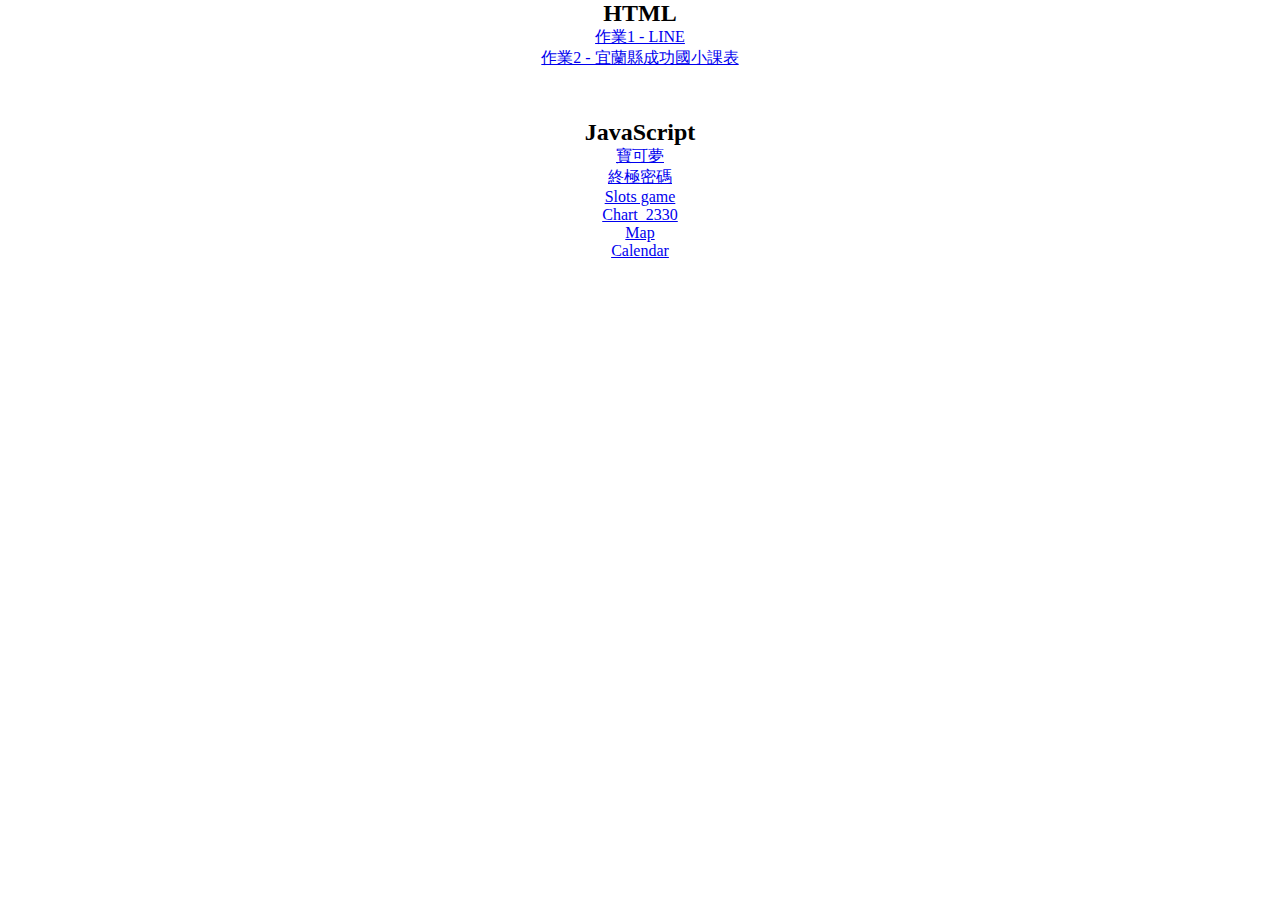
<file: index.html>
<!DOCTYPE html>
<html lang="en">
<head>
    <meta charset="UTF-8">
    <meta http-equiv="X-UA-Compatible" content="IE=edge">
    <meta name="viewport" content="width=device-width, initial-scale=1.0">
    <title>AlinaChu</title>
    <style>
        *{
            margin: 0;
            padding: 0;
        }
        .container{
            
            text-align: center;
        }
        .html_homework_list{
            
            margin-bottom: 50px;
            /* margin: 0 auto;
            display: table; */
        }
        .js_homework_list{
            /* margin: 0 auto;
            display: table; */
        }

    </style>
</head>
<body>
    <div class="container">
        <h2>HTML</h2>
        <div class="html_homework_list">
            <ol>
                <li>
                    <a href="html/homework01/line.html">作業1 - LINE</a>
                </li>
                <li>
                    <a href="html/homework02/course_table.html">作業2 - 宜蘭縣成功國小課表</a>
                </li>
            </ol>
        </div>

        <h2>JavaScript</h2>
        <div class="js_homework_list">
            <ol>
                <li>
                    <a href="javascript/homework01/HW01.html">寶可夢</a>
                </li>
                <li>
                    <a href="javascript/homework02/guess number.html">終極密碼</a>
                </li>
                <li>
                    <a href="javascript/homework08/Slots game.html">Slots game</a>
                </li>
                <li>
                    <a href="javascript/homework09/Chart_2330.html">Chart_2330</a>
                </li>
                <li>
                    <a href="javascript/homework10/map.html">Map</a>
                </li>
                <li>
                    <a href="javascript/homework11/Calendar.html">Calendar</a>
                </li>
                
            </ol>
        </div>
    </div>
    
</body>
</html>
</file>
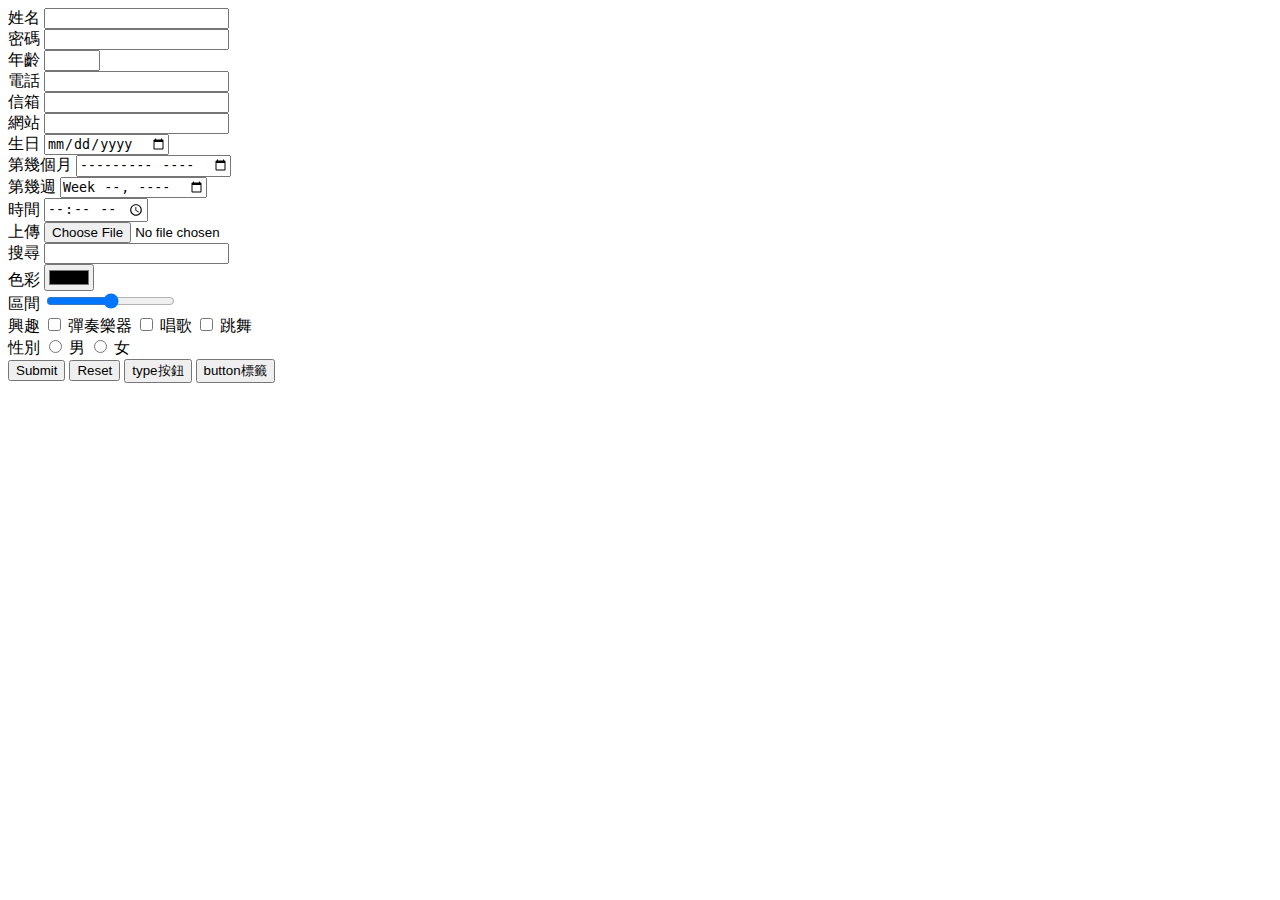
<file: homework01/Form01.html>
<!DOCTYPE html>
<html lang="en">
<head>
    <meta charset="UTF-8">
    <meta http-equiv="X-UA-Compatible" content="IE=edge">
    <meta name="viewport" content="width=device-width, initial-scale=1.0">
    <title>Form_Practice</title>
</head>
<body>
    
    <form action="">
        <div>
            <label for="" >姓名</label>
            <input type="text">        
        </div>
        <div>
            <label for="">密碼</label>
            <input type="password">
        </div>
        <div>
            <label for="">年齡</label>
            <input type="number" min="15" max="80">
        </div>
        <div>
            <label for="">電話</label>
            <input type="tel">
        </div>
        <div>
            <label for="">信箱</label>
            <input type="email">
        </div>
        <div>
            <label for="">網站</label>
            <input type="url">
        </div>
        <div>
            <label for="">生日</label>
            <input type="date">
        </div>
        <div>
            <label for="">第幾個月</label>
            <input type="month">
        </div>
        <div>
            <label for="">第幾週</label>
            <input type="week">
        </div>
        <div>
            <label for="">時間</label>
            <input type="time">
        </div>
        <div>
            <label for="">上傳</label>
            <input type="file">
        </div>
        <div>
            <label for="">搜尋</label>
            <input type="search">
        </div>
        <div>
            <label for="">色彩</label>
            <input type="color">
        </div>
        <div>
            <label for="">區間</label>
            <input type="range">
        </div>
        <div>
            興趣
            <label>
                <input type="checkbox">
                彈奏樂器
            </label>
            <label>
                <input type="checkbox">
                唱歌
            </label>
            <label>
                <input type="checkbox">
                跳舞
            </label>
        </div>
        <div>
            性別
            <label>
                <input type="radio" name="sex">
                男
            </label>
            <label>
                <input type="radio" name="sex">
                女
            </label>
        </div>
            <input type="submit">
            <input type="reset">
            <input type="button" value="type按鈕">
            <button>button標籤</button>
        </div>
    </form>
</body>
</html>
</file>
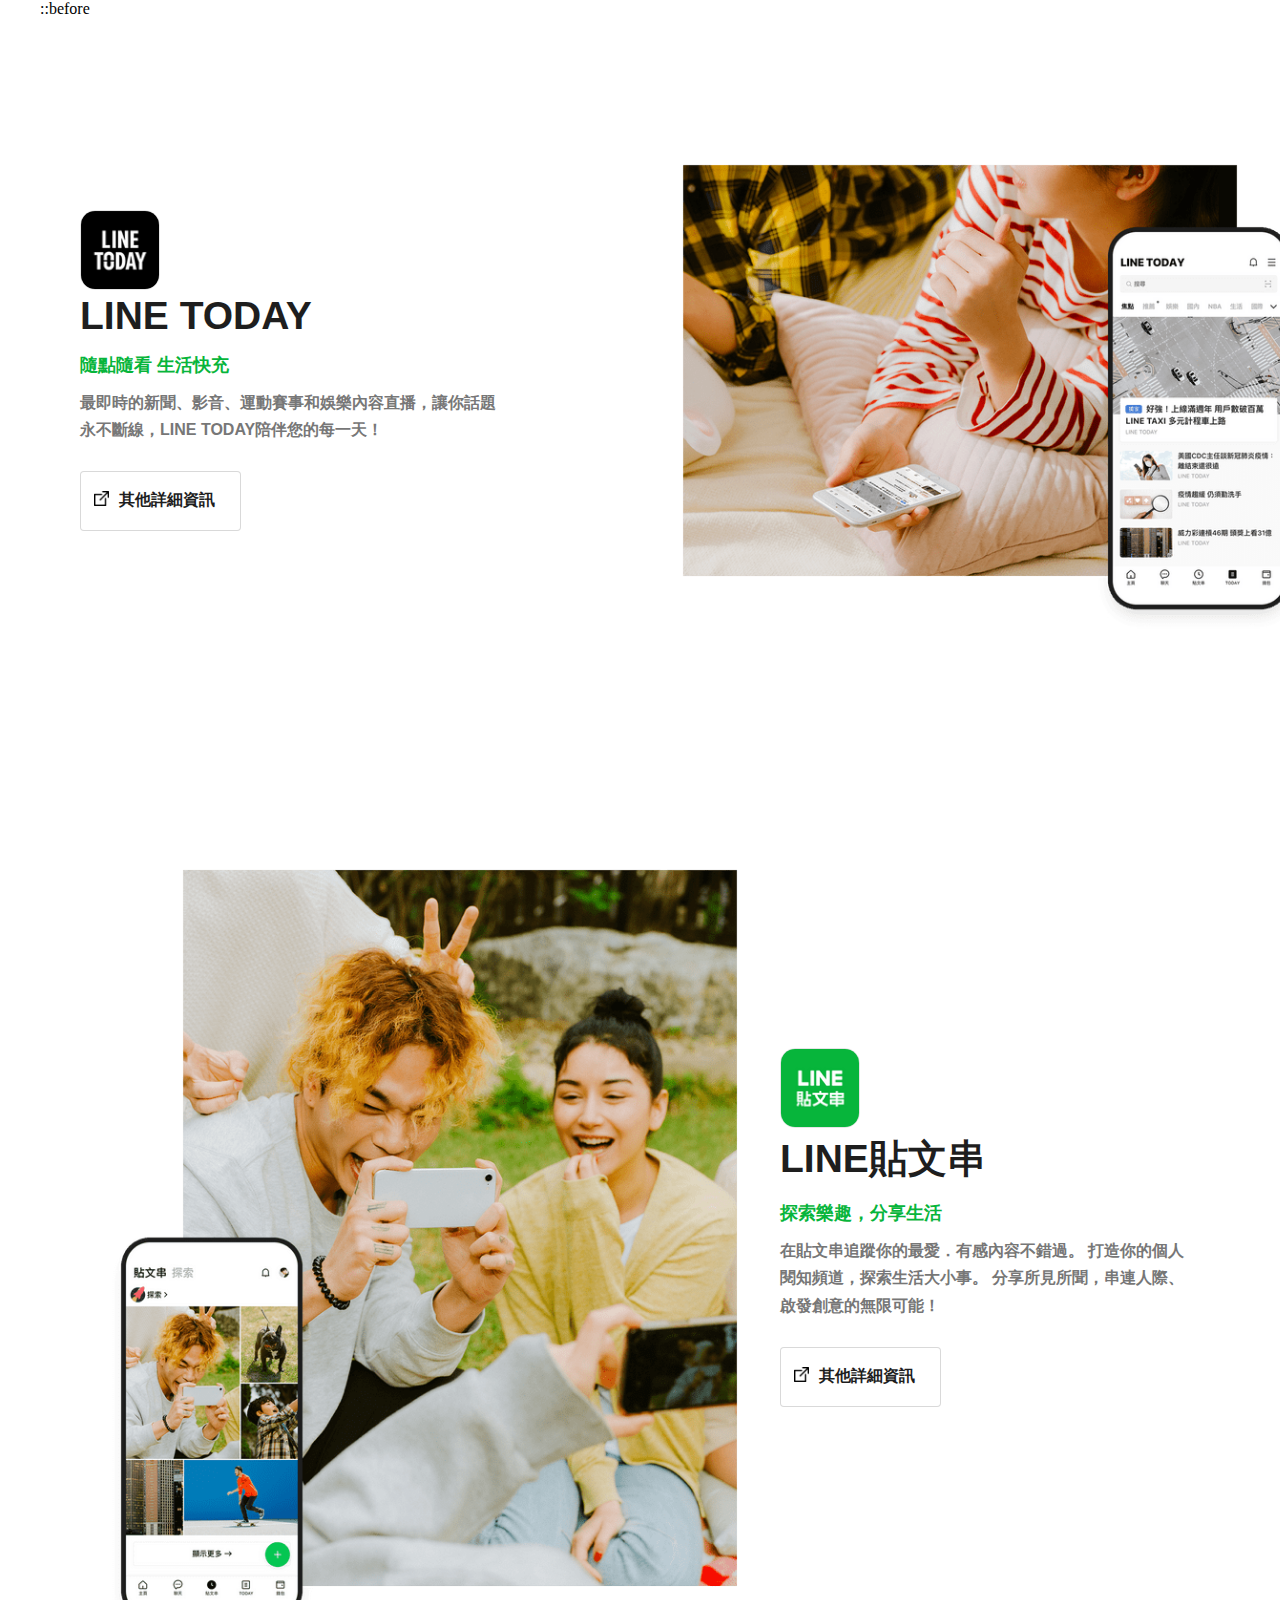
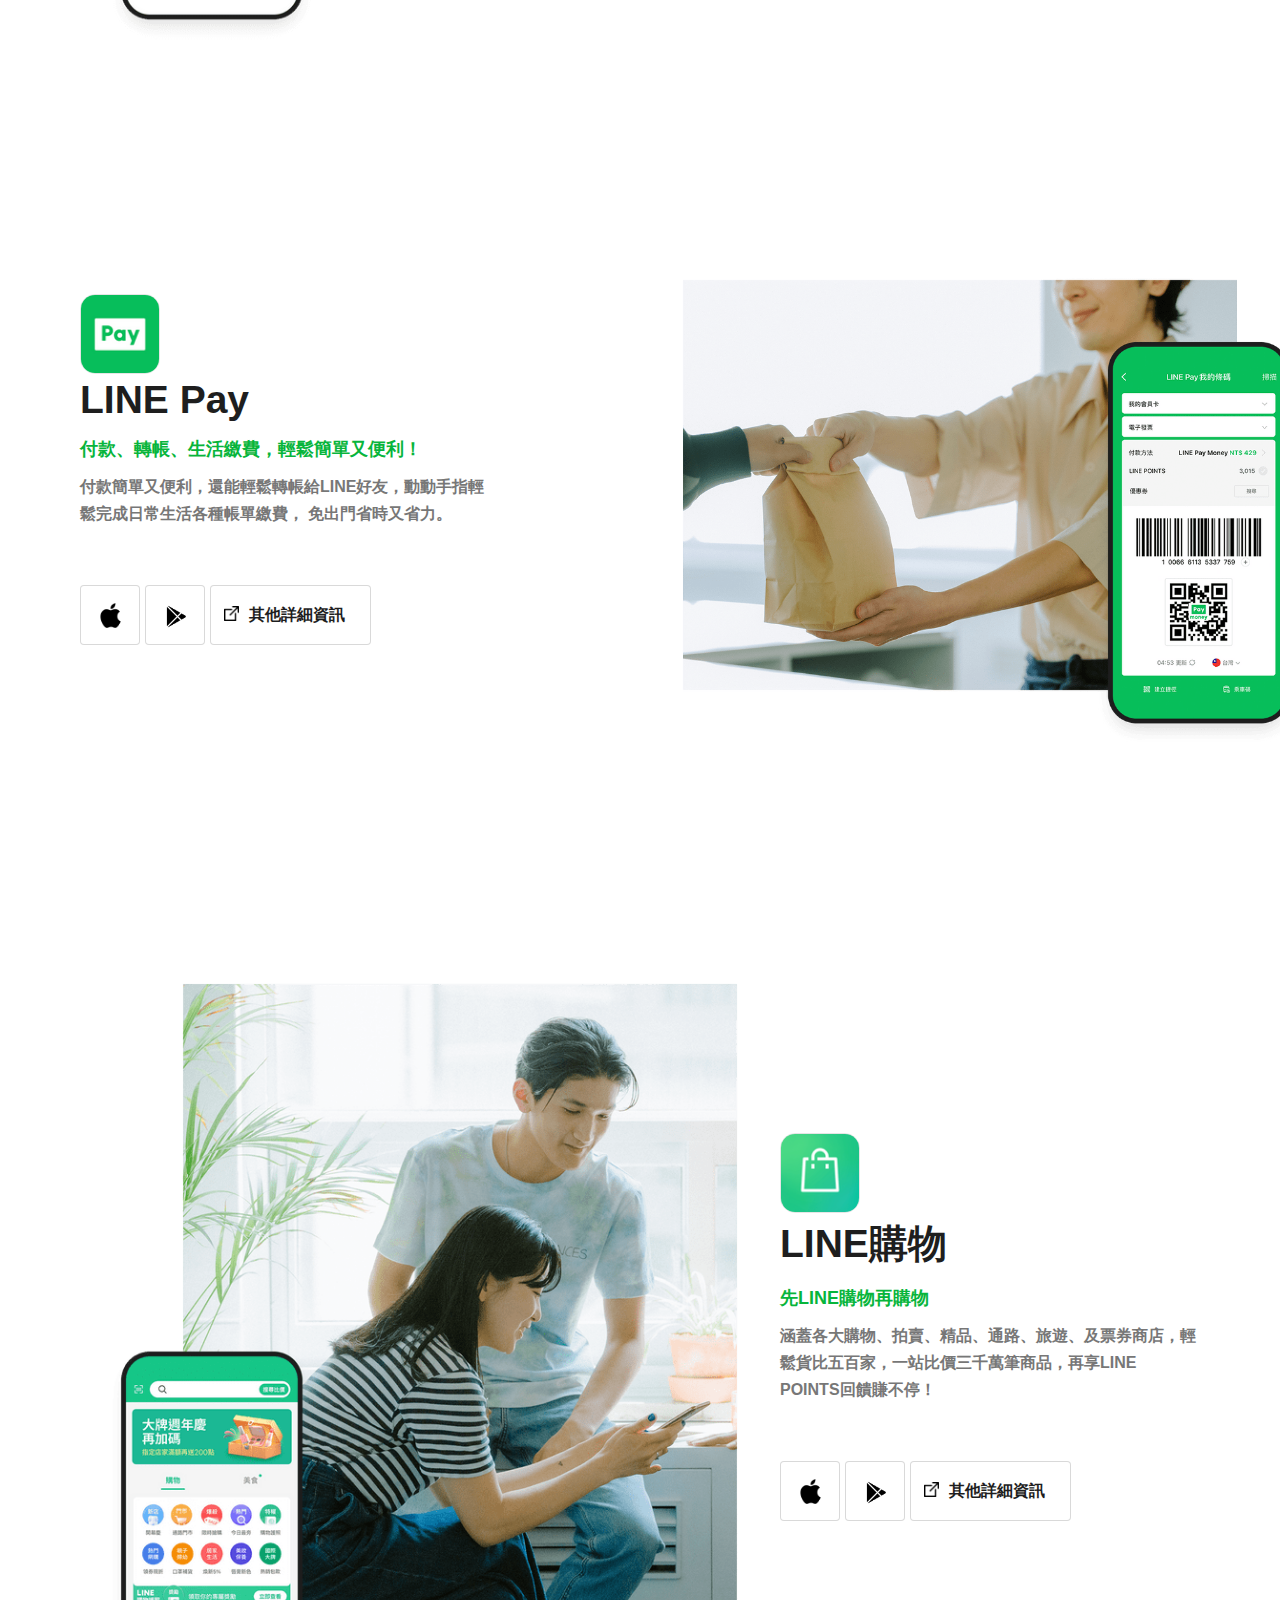
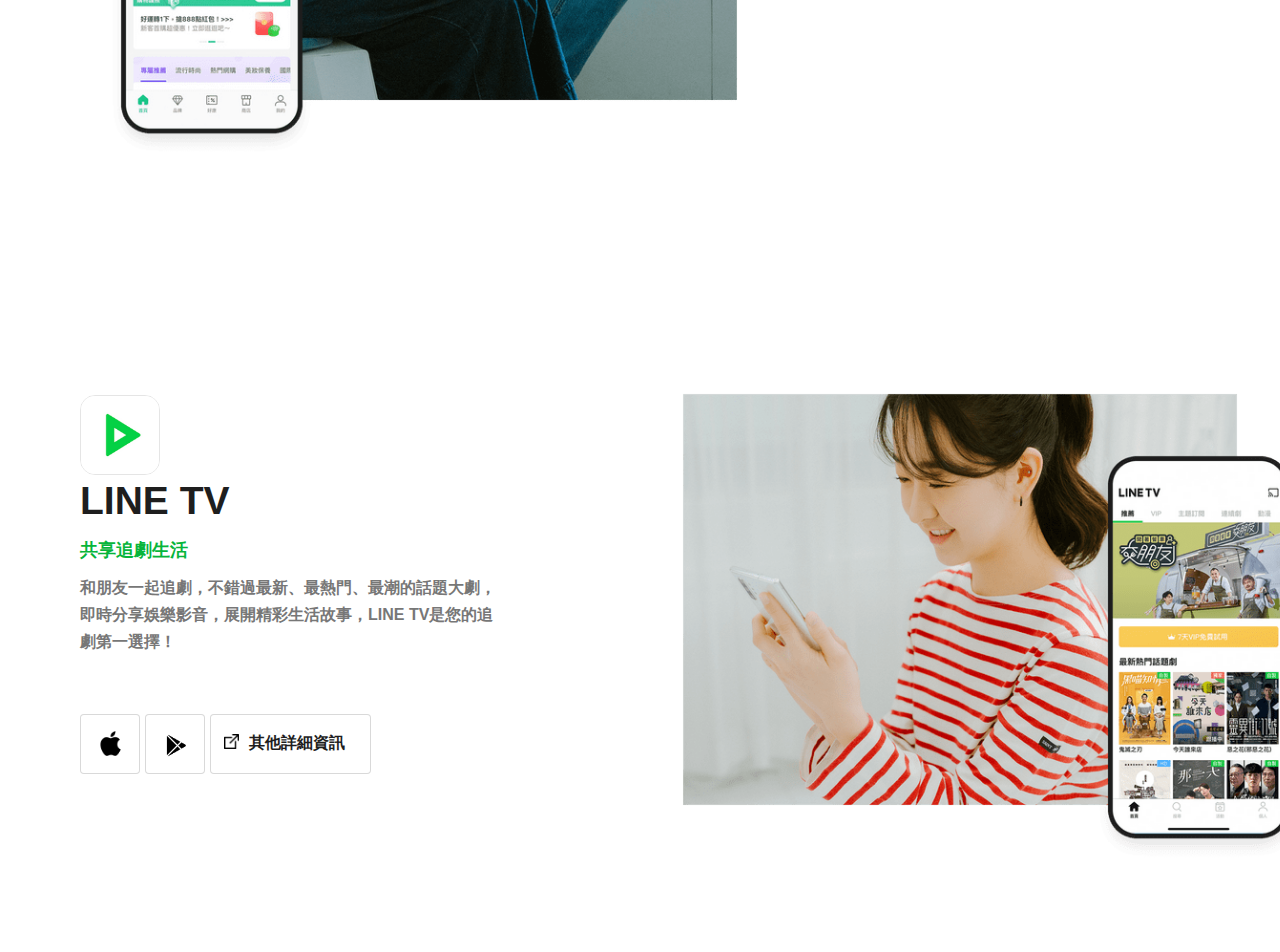
<file: homework01/line.html>
<!DOCTYPE html>
<html lang="en">
<head>
    <meta charset="UTF-8">
    <meta http-equiv="X-UA-Compatible" content="IE=edge">
    <meta name="viewport" content="width=device-width, initial-scale=1.0">
    <title>LINE 介紹</title>
    <style>

        *{
            margin: 0;
            padding: 0;
            list-style: none;
        }
        .item-group{
            width: 1200px;
            margin: auto;
        }
        .item{
            display: flex;
            align-items: center;
            padding: 85px 0;
        }
        .item:nth-child(odd){
            flex-direction: row-reverse;
        }


        .pic{
            width: 800px;
            height: auto;
        } 
        .pic img{ 
            width: 120%;  
            vertical-align: middle;
        }


        .text{
            width: 480px;
            padding: 40px;
        }
        .text .imgIcon{
            width: 80px;
            height: 80px;
            border-radius: 15px;
            box-sizing: border-box;
            border: .5px solid rgba(0,0,0,.1);
        }

        .text h4{
            font-family: 'Segoe UI', Tahoma, Geneva, Verdana, sans-serif;
            font-size: 39px;
            margin-bottom: 15px;
            color: #1e1e1e;
        }
        .text h5{
            font-family: 'Segoe UI', Tahoma, Geneva, Verdana, sans-serif;
            font-size: 18px;
            margin-bottom: 12px;
            color: #07B53B;
        }
        .text .description{
            font-family: 'Segoe UI', Tahoma, Geneva, Verdana, sans-serif;
            font-weight: bold;
            line-height: 1.7;
            margin-bottom: 28px;
            color: #777;
        }

        .linkArea{
            display: flex;
            align-items: center;
            padding: 30px 0;
        }
        .text .siteLink{
            display: flex;
            align-items: center;
            width: 161px;
            height: 60px;
            border-radius: 4px;
            border: 1px solid rgba(0,0,0,.15);
            background-color: #fff;
            box-sizing: border-box;
            font-weight: bold;
        }
        .text .siteLink .siteIcon img{
            width: 15px;
            padding: 10px 5px 10px 13px;
        }

        .text .siteLink .siteIconText{
            width: auto;
            padding: 10px 5px 10px 5px;
        }
        .text .linkApple{
            display: flex;
            align-items: center;
            width: 60px;
            height: 60px;
            border-radius: 4px;
            border: 1px solid rgba(0, 0, 0, .15);
            background-color: #fff;
            box-sizing: border-box;
        }
        .text .linkApple .appleIcon img{
            width: 25px;
            padding-left: 17px;
            padding-top: 4px;
        }
        .text .linkGoogle{
            display: flex;
            align-items: center;
            width: 60px;
            height: 60px;
            border-radius: 4px;
            border: 1px solid rgba(0, 0, 0, .15);
            background-color: #fff;
            box-sizing: border-box;
            margin-right: 5px;
            margin-left: 5px;
        }
        .text .linkGoogle .googleIcon img{
            width: 35px;
            padding-left: 13px;
            padding-top: 7px;
        }

        custextfont{
            font-family: 'Segoe UI', Tahoma, Geneva, Verdana, sans-serif;
        }


    </style>

</head>
<body>
    <div class="item-group">
        ::before
        <div class="item">
            <div class="pic">
                <img src = "image/image1.png">
            </div>
            <div class="text">
                <img class="imgIcon" src="image/icon1.png">
                <h4>LINE TODAY</h4>
                <h5>隨點隨看 生活快充</h5>
                <div class="description">
                    最即時的新聞、影音、運動賽事和娛樂內容直播，讓你話題永不斷線，LINE TODAY陪伴您的每一天！
                </div>
                <a class="siteLink" href="#" style="color: #1e1e1e; text-decoration: none;">
                    <div class=siteIcon>
                        <img src="image/linkIcon.png">
                    </div>
                    <div class="siteIconText">其他詳細資訊</div>
                </a>
            </div>
        </div>
        <div class="item">
            <div class="pic">
                <img src = "image/image2.png">
            </div>
            <div class="text">
                <img class="imgIcon" src="image/icon2.png">
                <h4 class="title1">LINE貼文串</h4>
                <h5 class="title2">探索樂趣，分享生活</h5>
                <div class="description">
                    在貼文串追蹤你的最愛．有感內容不錯過。 打造你的個人閱知頻道，探索生活大小事。 分享所見所聞，串連人際、啟發創意的無限可能！
                </div>
                <a class="siteLink" href="#" style="color: #1e1e1e; text-decoration: none;">
                    <div class=siteIcon>
                        <img src="image/linkIcon.png">
                    </div>
                    <div class="siteIconText">其他詳細資訊</div>
                </a>
            </div>
        </div>
        <div class="item">
            <div class="pic">
                <img src = "image/image3.png">
            </div>
            <div class="text">
                <img class="imgIcon" src="image/icon3.png">
                <h4 class="title1">LINE Pay</h4>
                <h5 class="title2">付款、轉帳、生活繳費，輕鬆簡單又便利！</h5>
                <div class="description">
                    付款簡單又便利，還能輕鬆轉帳給LINE好友，動動手指輕鬆完成日常生活各種帳單繳費， 免出門省時又省力。
                </div>
                <div class="linkArea">
                    <a class= "linkApple" href="https://apps.apple.com/tw/app/line-pay/id1449817412">
                        <div class="appleIcon">
                            <img src="image/appleIcon.png">
                        </div>
                    </a>
                    <a class= "linkGoogle" href="https://play.google.com/store/apps/details?id=com.linepaycorp.talaria&hl=zh_TW&gl=US">
                        <div class="googleIcon">
                            <img src="image/googleIcon.png">
                        </div>
                    </a>
                    <a class="siteLink" href="#" style="color: #1e1e1e; text-decoration: none;">
                        <div class="siteIcon">
                            <img src="image/linkIcon.png">
                        </div>
                        <div class="siteIconText">其他詳細資訊</div>
                    </a>
                </div>    
            </div>    
        </div>
        <div class="item">
            <div class="pic">
                <img src = "image/image4.png">
            </div>
            <div class="text">
                <img class="imgIcon" src="image/icon4.png">
                <h4 class="title1">LINE購物</h4>
                <h5 class="title2">先LINE購物再購物</h5>
                <div class="description">
                    涵蓋各大購物、拍賣、精品、通路、旅遊、及票券商店，輕鬆貨比五百家，一站比價三千萬筆商品，再享LINE POINTS回饋賺不停！
                </div>
                <div class="linkArea">
                    <a class= "linkApple" href="https://apps.apple.com/tw/app/line-pay/id1449817412">
                        <div class="appleIcon">
                            <img src="image/appleIcon.png">
                        </div>
                    </a>
                    <a class= "linkGoogle" href="https://play.google.com/store/apps/details?id=com.linepaycorp.talaria&hl=zh_TW&gl=US">
                        <div class="googleIcon">
                            <img src="image/googleIcon.png">
                        </div>
                    </a>
                    <a class="siteLink" href="#" style="color: #1e1e1e; text-decoration: none;">
                        <div class="siteIcon">
                            <img src="image/linkIcon.png">
                        </div>
                        <div class="siteIconText">其他詳細資訊</div>
                    </a>
                </div>
            </div>
        </div>
        <div class="item">
            <div class="pic">
                <img src = "image/image5.png">
            </div>
            <div class="text">
                <img class="imgIcon" src="image/icon5.png">
                <h4 class="title1">LINE TV</h4>
                <h5 class="title2">共享追劇生活</h5>
                <div class="description">
                    和朋友一起追劇，不錯過最新、最熱門、最潮的話題大劇，即時分享娛樂影音，展開精彩生活故事，LINE TV是您的追劇第一選擇！
                </div>
                <div class="linkArea">
                    <a class= "linkApple" href="https://apps.apple.com/tw/app/line-pay/id1449817412">
                        <div class="appleIcon">
                            <img src="image/appleIcon.png">
                        </div>
                    </a>
                    <a class= "linkGoogle" href="https://play.google.com/store/apps/details?id=com.linepaycorp.talaria&hl=zh_TW&gl=US">
                        <div class="googleIcon">
                            <img src="image/googleIcon.png">
                        </div>
                    </a>
                    <a class="siteLink" href="#" style="color: #1e1e1e; text-decoration: none;">
                        <div class="siteIcon">
                            <img src="image/linkIcon.png">
                        </div>
                        <div class="siteIconText">其他詳細資訊</div>
                    </a>
                </div>
            </div>
        </div>
    </div>
</body>
</html>
</file>
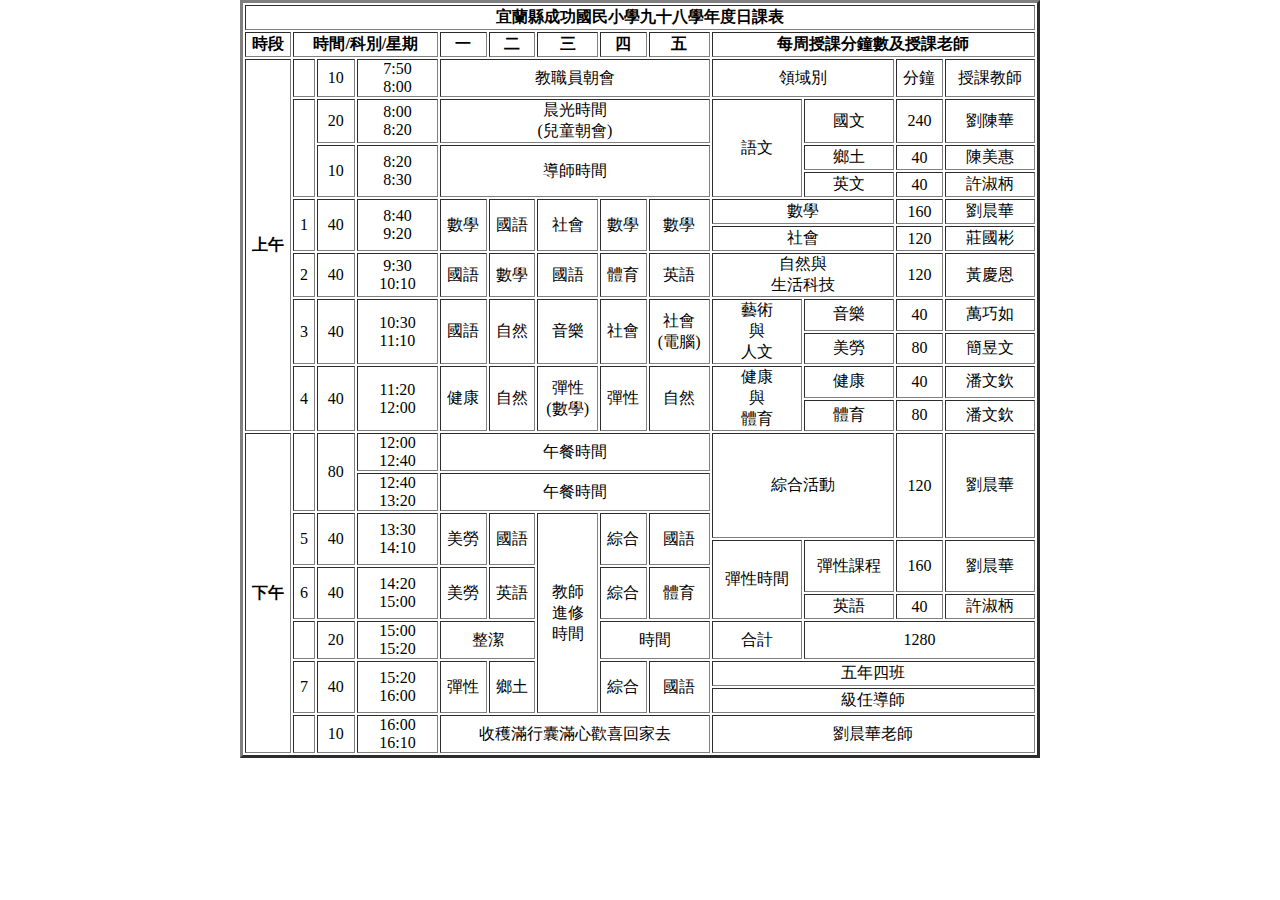
<file: homework02/course_table.html>
<!DOCTYPE html>
<html lang="en">
<head>
    <meta charset="UTF-8">
    <meta http-equiv="X-UA-Compatible" content="IE=edge">
    <meta name="viewport" content="width=device-width, initial-scale=1.0">
    <title>成功國小課表</title>
    <style>
        *{
            margin:0;
            padding:0;
        }
        table{
            width:800px;
            text-align: center;
            margin: auto;
        }
        tr{
            height: 25px;
        }    
    </style>
</head>
<body>
    <table border="3">
        <thead>
            <tr>
                <th colspan="13">宜蘭縣成功國民小學九十八學年度日課表</th>
            </tr>
        </thead>
        <tbody>
            <tr>
                <th>時段</th>
                <th colspan="3">時間/科別/星期</th>
                <th>一</th>
                <th>二</th>
                <th>三</th>
                <th>四</th>
                <th>五</th>
                <th colspan="4">每周授課分鐘數及授課老師</th>
            </tr>
            <!-- 上午 -->
            <tr> 
               <th rowspan="11">上午</th>
               <td></td>
               <td>10</td>
               <td>7:50<br>8:00</td>
               <td colspan="5">教職員朝會</td>
               <td colspan="2">領域別</td>
               <td>分鐘</td>
               <td>授課教師</td>
            </tr>
            <tr>
                <td rowspan="3"></td>
                <td>20</td>
                <td>8:00<br>8:20</td>
                <td colspan="5">晨光時間<br>(兒童朝會)</td>
                <td rowspan="3">語文</td>
                <td>國文</td>
                <td>240</td>
                <td>劉陳華</td>
            </tr>
            <tr>
                <td rowspan="2">10</td>
                <td rowspan="2">8:20<br>8:30</td>
                <td rowspan="2" colspan="5">導師時間</td>
                <td>鄉土</td>
                <td>40</td>
                <td>陳美惠</td>
            </tr>
            <tr>
                <td>英文</td>
                <td>40</td>
                <td>許淑柄</td>
            </tr>
            <tr>
                <td rowspan="2">1</td>
                <td rowspan="2">40</td>
                <td rowspan="2">8:40<br>9:20</td>
                <td rowspan="2">數學</td>
                <td rowspan="2">國語</td>
                <td rowspan="2">社會</td>
                <td rowspan="2">數學</td>
                <td rowspan="2">數學</td>
                <td colspan="2">數學</td>
                <td>160</td>
                <td>劉晨華</td>
            </tr>
            <tr>
                <td colspan="2">社會</td>
                <td>120</td>
                <td>莊國彬</td>
            </tr>
            <tr>
                <td>2</td>
                <td>40</td>
                <td>9:30<br>10:10</td>
                <td>國語</td>
                <td>數學</td>
                <td>國語</td>
                <td>體育</td>
                <td>英語</td>
                <td colspan="2">自然與<br>生活科技</td>
                <td>120</td>
                <td>黃慶恩</td>
            </tr>
            <tr>
                <td rowspan="2">3</td>
                <td rowspan="2">40</td>
                <td rowspan="2">10:30<br>11:10</td>
                <td rowspan="2">國語</td>
                <td rowspan="2">自然</td>
                <td rowspan="2">音樂</td>
                <td rowspan="2">社會</td>
                <td rowspan="2">社會<br>(電腦)</td>
                <td rowspan="2">藝術<br>與<br>人文</td>
                <td>音樂</td>
                <td>40</td>
                <td>萬巧如</td>
            </tr>
            <tr>
                <td>美勞</td>
                <td>80</td>
                <td>簡昱文</td> 
            </tr>
            <tr>
                <td rowspan="2">4</td>
                <td rowspan="2">40</td>
                <td rowspan="2">11:20<br>12:00</td>
                <td rowspan="2">健康</td>
                <td rowspan="2">自然</td>
                <td rowspan="2">彈性<br>(數學)</td>
                <td rowspan="2">彈性</td>
                <td rowspan="2">自然</td>
                <td rowspan="2">健康<br>與<br>體育</td>
                <td>健康</td>
                <td>40</td>
                <td>潘文欽</td>
            </tr>
            <tr>
                <td>體育</td>
                <td>80</td>
                <td>潘文欽</td> 
            </tr>
            <!-- 下午 -->
           
            <tr> 
                <th rowspan="10">下午</th>
                <td rowspan="2"></td>
                <td rowspan="2">80</td>
                <td>12:00<br>12:40</td>
                <td colspan="5">午餐時間</td>
                <td rowspan="3" colspan="2">綜合活動</td>
                <td rowspan="3">120</td>
                <td rowspan="3">劉晨華</td>
            </tr>   
            <tr>
                <td>12:40<br>13:20</td>
                <td colspan="5">午餐時間</td> 
            </tr>
            <tr>
                <td rowspan="2">5</td>
                <td rowspan="2">40</td>
                <td rowspan="2">13:30<br>14:10</td>
                <td rowspan="2">美勞</td>
                <td rowspan="2">國語</td>
                <td rowspan="7">教師<br>進修<br>時間</td>
                <td rowspan="2">綜合</td>
                <td rowspan="2">國語</td>

            </tr>
            <tr>
                <td rowspan="3">彈性時間</td>
                <td rowspan="2">彈性課程</td>
                <td rowspan="2">160</td>
                <td rowspan="2">劉晨華</td>  
            </tr>
            <tr>
                <td rowspan="2">6</td>
                <td rowspan="2">40</td>
                <td rowspan="2">14:20<br>15:00</td>
                <td rowspan="2">美勞</td>
                <td rowspan="2">英語</td>
                <td rowspan="2">綜合</td>
                <td rowspan="2">體育</td> 
            </tr>
            <tr>
                <td>英語</td>
                <td>40</td>
                <td>許淑柄</td>
            </tr>
            <tr>
                <td></td>
                <td>20</td>
                <td>15:00<br>15:20</td>
                <td colspan="2">整潔</td>
                <td colspan="2">時間</td>
                <td>合計</td>
                <td colspan="3">1280</td>
            </tr>
            <tr>
                <td rowspan="2">7</td>
                <td rowspan="2">40</td>
                <td rowspan="2">15:20<br>16:00</td>
                <td rowspan="2">彈性</td>
                <td rowspan="2">鄉土</td>
                <td rowspan="2">綜合</td>
                <td rowspan="2">國語</td>
                <td colspan="4">五年四班</td>
            </tr>
            <tr>
                <td colspan="4">級任導師</td>
            </tr>
            <tr>
                <td></td>
                <td>10</td>
                <td>16:00<br>16:10</td>
                <td colspan="5">收穫滿行囊滿心歡喜回家去</td>
                <td colspan="4">劉晨華老師</td> 
            </tr>
        </tbody>
    </table>
</body>
</html>
</file>
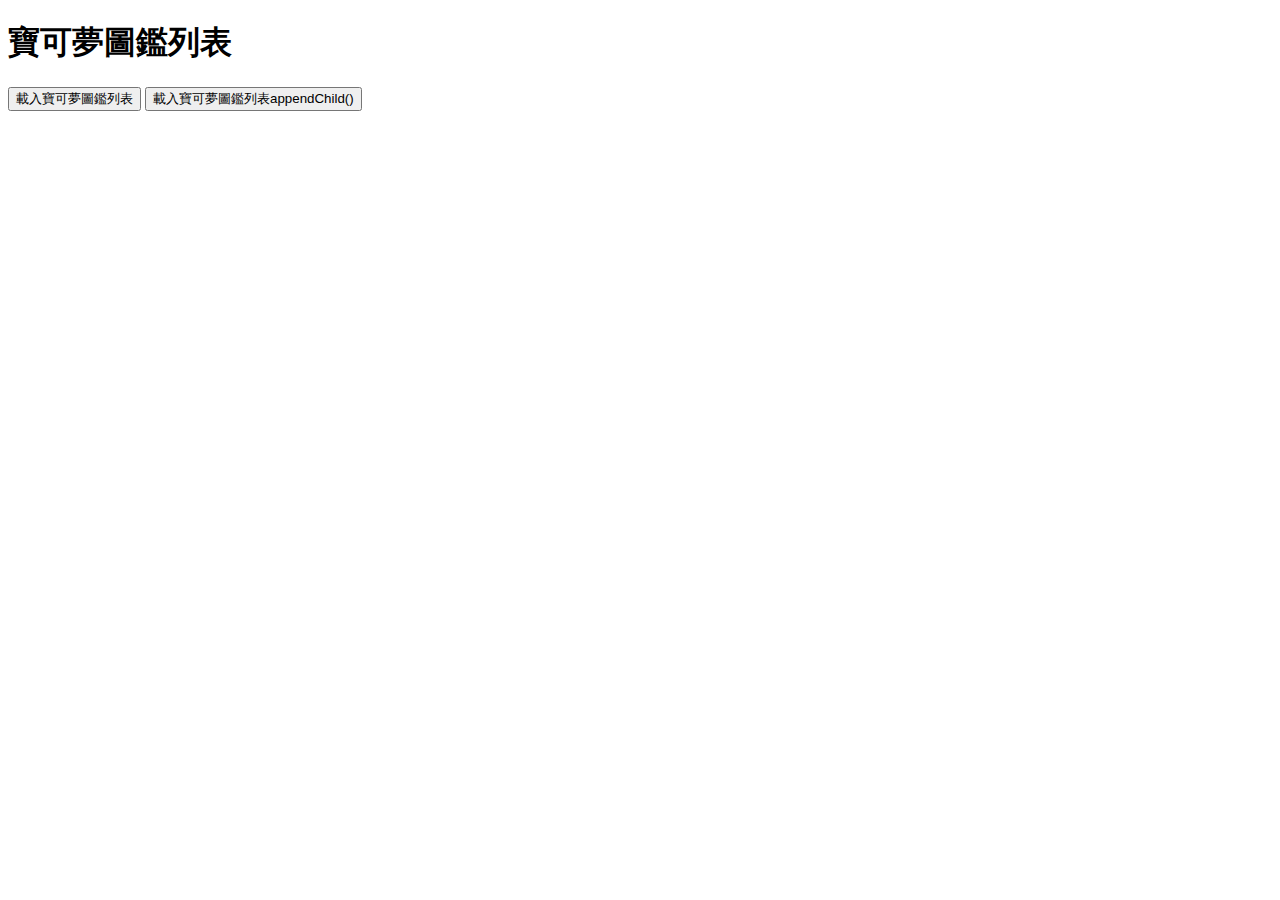
<file: javascript/homework01/HW01.html>
<!DOCTYPE html>
<html lang="en">
<head>
    <meta charset="UTF-8">
    <meta http-equiv="X-UA-Compatible" content="IE=edge">
    <meta name="viewport" content="width=device-width, initial-scale=1.0">
    <title>Document</title>
</head>
<body>
    <h1>寶可夢圖鑑列表</h1>
    <button id="button1">載入寶可夢圖鑑列表</button>
    <button id="button2">載入寶可夢圖鑑列表appendChild()</button>

    <div id='container'></div>

    <script>
        let container = document.getElementById('container');

        function setPokemon(){
            let h1 = document.getElementsByTagName("h1")[0];
            h1.innerHTML = "Pokemon圖鑑列表";

            let fileName= "001";
            let pathFile = `https://assets.pokemon.com/assets/cms2/img/pokedex/detail/${fileName}.png`;
            let pokemonImg = `<img src='${pathFile}' >`;

            container.innerHTML = pokemonImg;
        }

        let btn1 = document.getElementById("button1");
        btn1.onclick = function fetchPokemon(){
            container.innerHTML = "";

            let pokemons = "";

            for(let i = 1; i<890; i++){
                let fileName = i.toString().padStart(3, "0");
                let pathFile = `https://assets.pokemon.com/assets/cms2/img/pokedex/detail/${fileName}.png`;
                let pokemonImg = `<img src='${pathFile}' >`;

                pokemons +=pokemonImg;

        }
        container.innerHTML = pokemons;
    }
    // function appendPokemon(){
    //      let img = document.createElement("img");
    //      img.setAttribute(`https://assets.pokemon.com/assets/cms2/img/pokedex/detail/001.png`);
    //      container.appendChild(img);
    //  }
       let btn2 = document.getElementById("button2");
       btn2.addEventListener("click" , function fetchPokemon_appendChild(){
            for(let i = 1; i<890; i++){
                let fileName = i.toString().padStart(3, "0");
                let pathFile = `https://assets.pokemon.com/assets/cms2/img/pokedex/detail/${fileName}.png`;
                
                let img = document.createElement("img");
                img.setAttribute("src, pathFile");

                container.appendChild(img);
            }
        });



     
     
    </script>
    
</body>
</html>
</file>
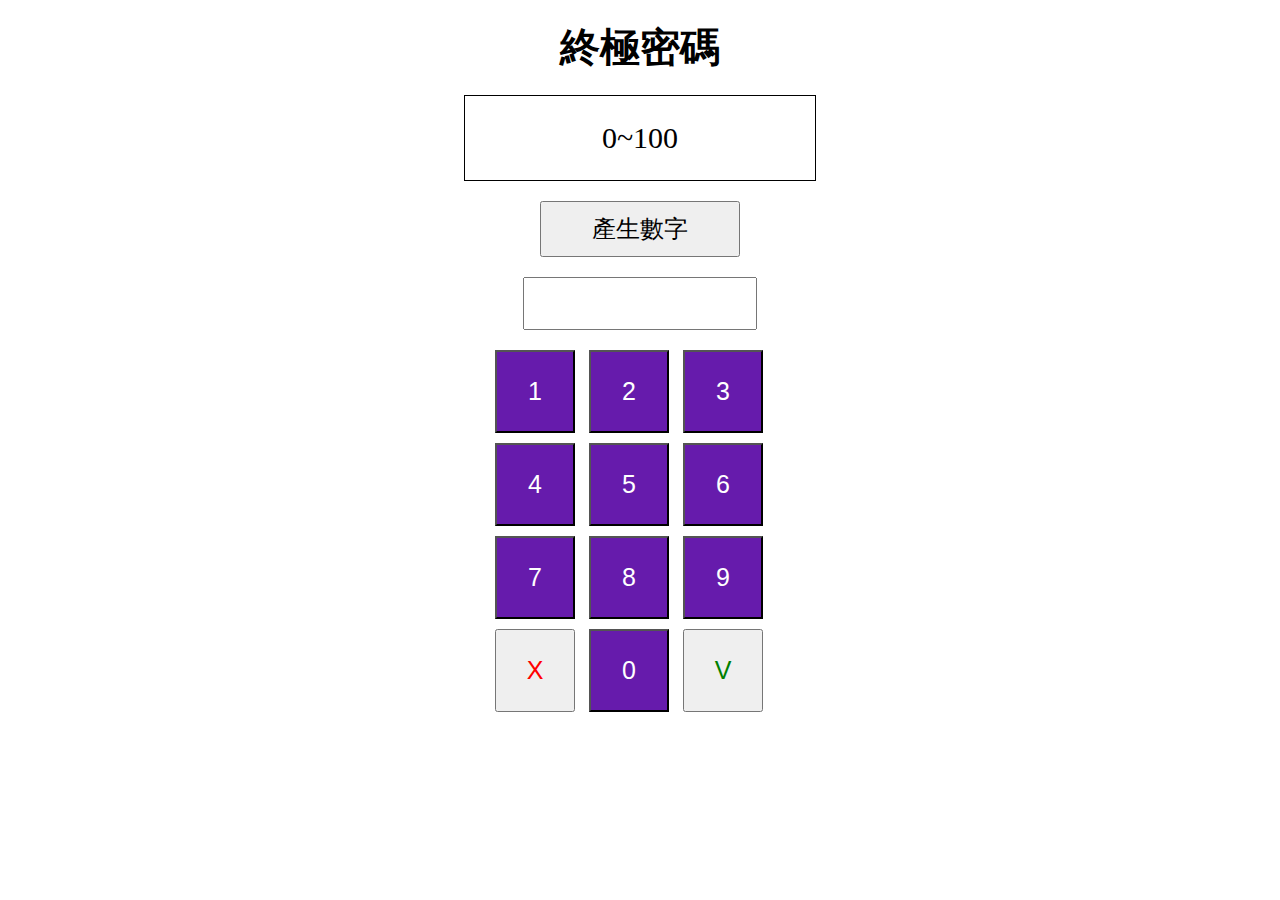
<file: javascript/homework02/guess number.html>
<!DOCTYPE html>
<html lang="en">
<head>
    <meta charset="UTF-8">
    <meta http-equiv="X-UA-Compatible" content="IE=edge">
    <meta name="viewport" content="width=device-width, initial-scale=1.0">
    <title>終極密碼</title>
    <link rel ="stylesheet" type="text/css" href="guess number.css">
</head>
<body>
    <div class="container">
        <div class="number-display"></div>
        <h1>終極密碼</h1>
        <p>0~100</p>
        </div>
        <button class="generate-number">產生數字</button>
        <div class="guess-number">
            <input type="text">
        </div>
        <div class="btn-group">
            <button class="number btn1">1</button>
            <button class="number btn2">2</button>
            <button class="number btn3">3</button>
            <button class="number btn4">4</button>
            <button class="number btn5">5</button>
            <button class="number btn6">6</button>
            <button class="number btn7">7</button>
            <button class="number btn8">8</button>
            <button class="number btn9">9</button>
            <button class="clear">X</button>
            <button class="number btn0">0</button>
            <button class="enter">V</button>
        </div>
    </div>
        



    <script>
        let maxValue = 100, minValue = 0;
        let inputNumber, answer;

        //遊戲開始，產生隨機數字
        let generateNumber = document.querySelector('.generate-number')
        generateNumber.onclick = function(){
            generateNumber.disabled = true;
            answer = getRandom(100);
            console.log(answer);
        };


        function getRandom(x){
            return Math.floor(Math.random()*x);
        }

        
        //輸入數字
        let enterBtn = document.querySelector('.enter')
        enterBtn.onclick = function(){
            inputNumber = document.querySelector('input').value
            document.querySelector('input').value = '';
            checkNumber();
        }

        function checkNumber(){
            if (inputNumber == ''){
                alert('Please enter a number.');
                return;
            }

            const numRegexp = /^\d{0,3}/;
            if (!numRegexp.test(inputNumber)){
                alert('Please input a number.');
                return;
            }

            // 檢查輸入是否在範圍內
            if (inputNumber < minValue || inputNumber > maxValue){
                alert('The number is not in range.');
                return;
            }

            // 答案結果比對與更新範圍
            let txtbox = document.querySelector('p');
            if (inputNumber == answer){
                alert('You made it!');
                generateNumber.disabled = false;

                minValue = 0;
                maxValue = 100; 
                txtbox.innerText = minValue + '~' + maxValue;

                return;
            }
            else{
                if (inputNumber < answer){
                    txtbox.innerText = inputNumber + '~' + maxValue;
                    minValue = inputNumber;
                }
                else{
                    txtbox.innerText = minValue + '~' + inputNumber;
                    maxValue = inputNumber;
                }
            }

        }
        
        // clear button
        let clearBtn = document.querySelector('.clear')
        clearBtn.onclick = function(){
            document.querySelector('input').value = '';
        }

        // let numberBtn = document.querySelectorAll('.number');
        // numberBtn.forEach((btn, index) => {
        //     numberBtn[index].addEventListener('click', function() {
        //         console.log(index);
        //     });
        // });
    
        // 數字0~9按鈕
        let btn1 = document.querySelector('.btn1');
        btn1.addEventListener('click', function () {
            document.querySelector('input').value += '1';
        });

        let btn2 = document.querySelector('.btn2');
        btn2.addEventListener('click', function () {
            document.querySelector('input').value += '2';
        });

        let btn3 = document.querySelector('.btn3');
        btn3.addEventListener('click', function () {
            document.querySelector('input').value += '3';
        });

        let btn4 = document.querySelector('.btn4');
        btn4.addEventListener('click', function () {
            document.querySelector('input').value += '4';
        });

        let btn5 = document.querySelector('.btn5');
        btn5.addEventListener('click', function () {
            document.querySelector('input').value += '5';
        });

        let btn6 = document.querySelector('.btn6');
        btn6.addEventListener('click', function () {
            document.querySelector('input').value += '6';
        });

        let btn7 = document.querySelector('.btn7');
        btn7.addEventListener('click', function () {
            document.querySelector('input').value += '7';
        });

        let btn8 = document.querySelector('.btn8');
        btn8.addEventListener('click', function () {
            document.querySelector('input').value += '8';
        });

        let btn9 = document.querySelector('.btn9');
        btn9.addEventListener('click', function () {
            document.querySelector('input').value += '9';
        });

        let btn0 = document.querySelector('.btn0');
        btn0.addEventListener('click', function () {
            document.querySelector('input').value += '0';
        });

        
        

    </script>
</body>
</html>
</file>
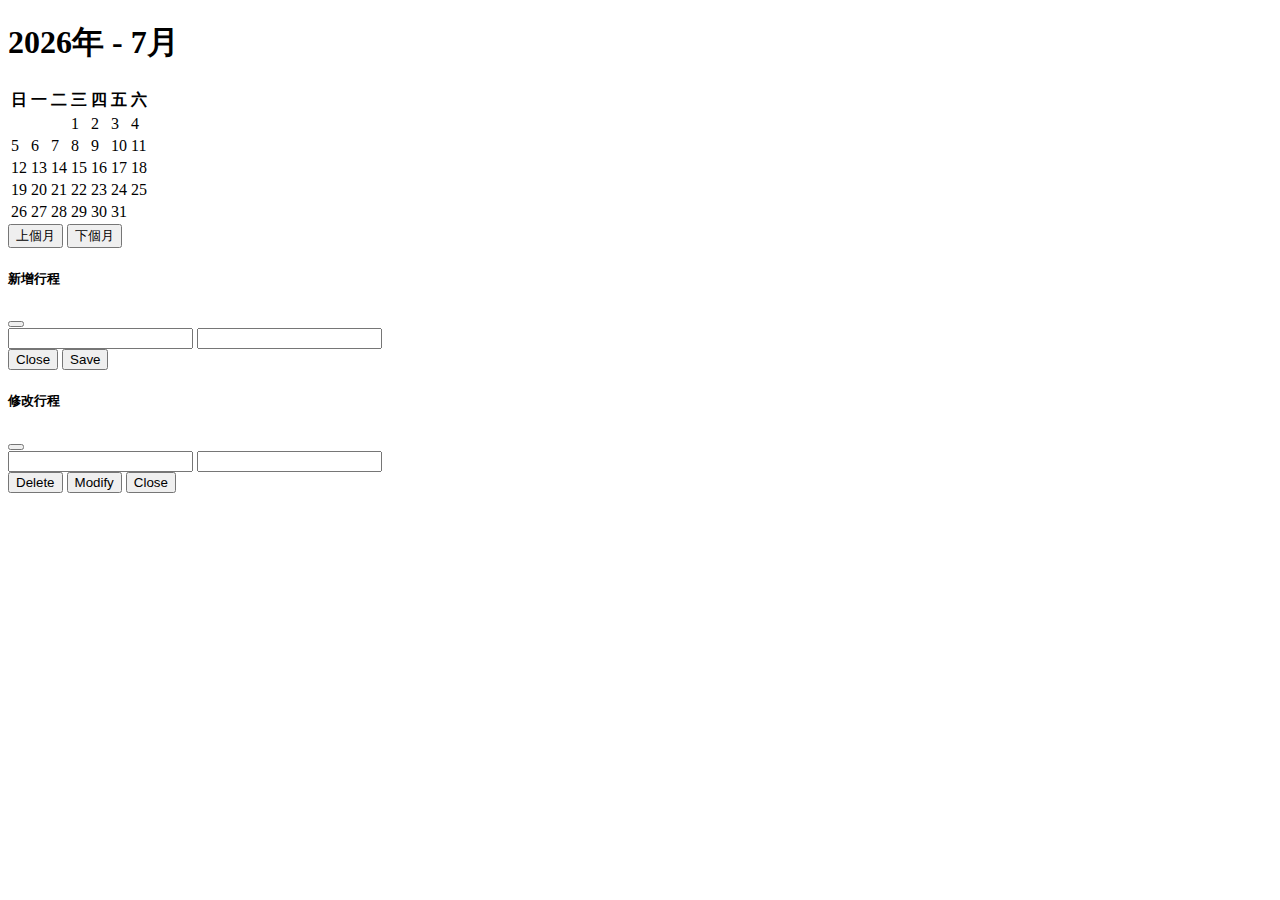
<file: javascript/homework11/Calendar.html>
<!doctype html>
<html lang="en">
  <head>
    <!-- Required meta tags -->
    <meta charset="utf-8">
    <meta name="viewport" content="width=device-width, initial-scale=1">

    <!-- Bootstrap CSS -->
    <link href="https://cdn.jsdelivr.net/npm/bootstrap@5.0.2/dist/css/bootstrap.min.css" rel="stylesheet" integrity="sha384-EVSTQN3/azprG1Anm3QDgpJLIm9Nao0Yz1ztcQTwFspd3yD65VohhpuuCOmLASjC" crossorigin="anonymous">

    <title>Calendar</title>
  </head>
  <body>
    <h1 id="year-month">0000年 - 00月</h1>
    <table class="table text-center">
        <thead>
            <tr>
                <th>日</th>
                <th>一</th>
                <th>二</th>
                <th>三</th>
                <th>四</th>
                <th>五</th>
                <th>六</th>
            </tr>
        </thead>
        <tbody>
            <tr>
                <td>1</td>
                <td>2</td>
                <td>3</td>
                <td>4</td>
                <td>5</td>
                <td>6</td>
                <td>7</td>
            </tr>
            <tr>
                <td>8</td>
                <td>9</td>
                <td>10</td>
                <td>11</td>
                <td>12</td>
                <td>13</td>
                <td>14</td>
            </tr>
            <tr>
                <td>15</td>
                <td>16</td>
                <td>17</td>
                <td>18</td>
                <td>19</td>
                <td>20</td>
                <td>21</td>
            </tr>
            <tr>
                <td>22</td>
                <td>23</td>
                <td>24</td>
                <td>25</td>
                <td>26</td>
                <td>27</td>
                <td>28</td>
            </tr>
            <tr>
                <td>29</td>
                <td>30</td>
                <td>31</td>
                <td></td>
                <td></td>
                <td></td>
                <td></td>
            </tr>   
        </tbody>
    </table>
    <button class="btn btn-primary" onclick="PreMonth()">上個月</button>
    <button class="btn btn-primary" onclick="NextMonth()">下個月</button>

    <!-- 新增行程 Modal -->
    <div class="modal" id="addModal" tabindex="-1">
        <div class="modal-dialog">
          <div class="modal-content">
            <div class="modal-header">
              <h5 class="modal-title">新增行程</h5>
              <button type="button" class="btn-close" data-bs-dismiss="modal" aria-label="Close"></button>
            </div>
            <div class="modal-body">
              <input type="text" id="date" readonly>
              <input type="text" id="todo-item">
            </div>
            <div class="modal-footer">
              <button type="button" class="btn btn-secondary" data-bs-dismiss="modal">Close</button>
              <button type="button" class="btn btn-primary" onclick="addTodoItem()">Save</button>
            </div>
          </div>
        </div>
      </div>

      <!-- 修改行程 -->
      <div class="modal" id="modifyModal" tabindex="-1">
        <div class="modal-dialog">
          <div class="modal-content">
            <div class="modal-header">
              <h5 class="modal-title">修改行程</h5>
              <button type="button" class="btn-close" data-bs-dismiss="modal" aria-label="Close"></button>
            </div>
            <div class="modal-body">
              <input type="text" id="modify-date" readonly>
              <input type="text" id="modify-todo-item">
            </div>
            <div class="modal-footer">
                <button type="button" class="btn btn-danger" onclick="deleteTodoItem()">Delete</button>
                <button type="button" class="btn btn-primary" onclick="editTodoItem()">Modify</button>
                <button type="button" class="btn btn-secondary" data-bs-dismiss="modal">Close</button>
              
            </div>
          </div>
        </div>
      </div>
    <script src="https://cdn.jsdelivr.net/npm/bootstrap@5.0.2/dist/js/bootstrap.bundle.min.js" integrity="sha384-MrcW6ZMFYlzcLA8Nl+NtUVF0sA7MsXsP1UyJoMp4YLEuNSfAP+JcXn/tWtIaxVXM" crossorigin="anonymous"></script>
    <script>
        let today = new Date();
        
        //年、月、日
        let year = today.getFullYear();
        let month = today.getMonth();//month，1月份，值為0
        let date = today.getDate();

        //目前修改的行程索引
        let currentIndex;

        function Init(){
            let tbody = document.querySelector('tbody');
            //先把原本的月份清空，才不會造成上下月份表格同時出現
            tbody.innerHTML ='';

            document.querySelector('#year-month').innerText = `${year}年 - ${month+1}月`;

            //第一天禮拜幾
            let firstDay = new Date(year, month, 1).getDay();
            
            //這個月的天數 = 下個月的第0天
            let dayOfMonth = new Date(year, month+1, 0).getDate();
            // let dayofMonth = new Date(year, month, 31).getDate();
            
            let day = 1;

            //算每個月有幾個row
            let rows = Math.ceil((dayOfMonth+firstDay)/ 7);

            for(let row = 0; row < rows; row++){
                let tr = document.createElement('tr');
                for (let col = 0; col < 7; col++){
                    let td = document.createElement('td');
                    if(row == 0 && col < firstDay) {
                        //上個月
                    } else {
                        if(day <= dayOfMonth){
                            //這個月
                            td.innerText = day;

                            if(localStorage.getItem(`${year}-${month+1}-${day}`)!=null){
                                //今天有行程
                                let todoList = JSON.parse(localStorage.getItem(`${year}-${month+1}-${day}`));

                                let ul = document.createElement('ul');

                                todoList.forEach((item, index) =>{
                                    let li = document.createElement('li');
                                    li.innerText = item.title;

                                    //修改需使用的modal
                                    li.addEventListener('click', function(event){
                                        bootstrap.Modal.getOrCreateInstance(document.getElementById('modifyModal')).show();
                                        currentIndex = index;//修改哪一個索引的行程

                                        document.querySelector('#modify-date').value = `${year}-${month+1}-${event.target.offsetParent.childNodes[0].data}`;
                                        document.querySelector('#modify-todo-item').value = item.title

                                        event.stopPropagation();
                                    });
                                    ul.appendChild(li)
                                });
                                 td.appendChild(ul);
                            }
                            td.addEventListener('click', function(event){
                                console.log(event);
                                let target;
                                if(event.target.localName == 'td'){
                                    target = event.target;
                                }
                                bootstrap.Modal.getOrCreateInstance(document.getElementById('addModal')).show();


                                document.querySelector('#date').value = `${year}-${month+1}-${target.childNodes[0].data}`;
                            });
                        }
                        else{
                            //下個月
                            // td.innerText =''
                        }
                        day++;
                    }

                    tr.appendChild(td);
                }
                tbody.appendChild(tr);
            }
        }

        Init();

        
        //下個月
        function NextMonth(){
            month++
            if(month > 11){
                month = 0;
                year++;
            }
            Init();
        }

        //上個月
        function PreMonth(){
            month--
            if(month < 0){
                month =11;
                year--;
            }
            Init();
        }

        //新增行程
        function addTodoItem(){
            let date = document.querySelector('#date').value;
            let todoItem = document.querySelector('#todo-item').value;
            
            let todoObj = {
                title: todoItem
            }

            let todoList = [];

            if(localStorage.getItem(date) == null){
                todoList.push(todoObj);
            }else{
                //今天有行程，把原本的行程拿出來和新的行程一起加到行程裡面,避免原本的被覆蓋
                todoList = JSON.parse(localStorage.getItem(date));
                todoList.push(todoObj);
            }
            
            localStorage.setItem(date, JSON.stringify(todoList));
            Init();
        }

        //修改行程
        function editTodoItem(){
            let date = document.querySelector('$#modify-date').value;
            let todoItem = document.querySelector('#modify-todo-item').value;

            let todoList = JSON.parse(localStorage.getItem(date));

            todoList[currentIndex] ={ title: todoItem };

            localStorage.setItem(date, JSON.stringify(todoList));
            
            Init();
        }

        //刪除行程
        function deleteTodoItem(){
            let date = document.querySelector('#modify-date').value;

            let todoList = JSON.parse(localStorage.getItem(date));
            todoList.splice(currentIndex, 1);

            localStorage.setItem(date, JSON.stringify(todoList));

            Init();
        }
    </script>

    
    
    
  </body>
</html>
</file>
<file: javascript/homework02/guess number.css>
*{
    margin: 0;
    padding: 0;
}
.container{
    margin: auto;
    /* text-align: center;   */
    /* align-items: center; */
    
}
.container h1{
    font-size: 40px;
    margin: 20px;
    text-align: center;
    margin-bottom: 20px;
}
.container p{
    margin: auto;
    border: 1px solid;
    padding: 25px 100px;
    width: 150px;
    font-size: 30px;
    text-align: center;

}

.generate-number{
    font-size: 24px;
    padding: 10px 50px;
    display: block;
    margin: 20px auto;
}

.guess-number{
    text-align: center;
    margin: 15px;
}

.guess-number input{
    width: 200px;
    text-align: center;
    font-size: 25px;
    padding: 10px 15px;
}

/* .btn-group{
    width: 300px;
    display: flex;
    flex-wrap: wrap;
    margin: auto;
    justify-content: center;
} */

.btn-group{
    margin:auto;
    width: 300px;
    justify-content: center;
}

.number{
    width: 80px;
    font-size: 25px;
    padding: 25px 2px;
    margin: 5px 5px;
    color: white;
    background-color: rgb(102, 27, 172);
}
.clear{
    width: 80px;
    font-size: 25px;
    padding: 25px 2px;
    margin: 5px 5px;
    color:red;
}
.enter{
    width: 80px;
    font-size: 25px;
    padding: 25px 2px;
    margin: 5px 5px;
    color:green;
}
</file>
